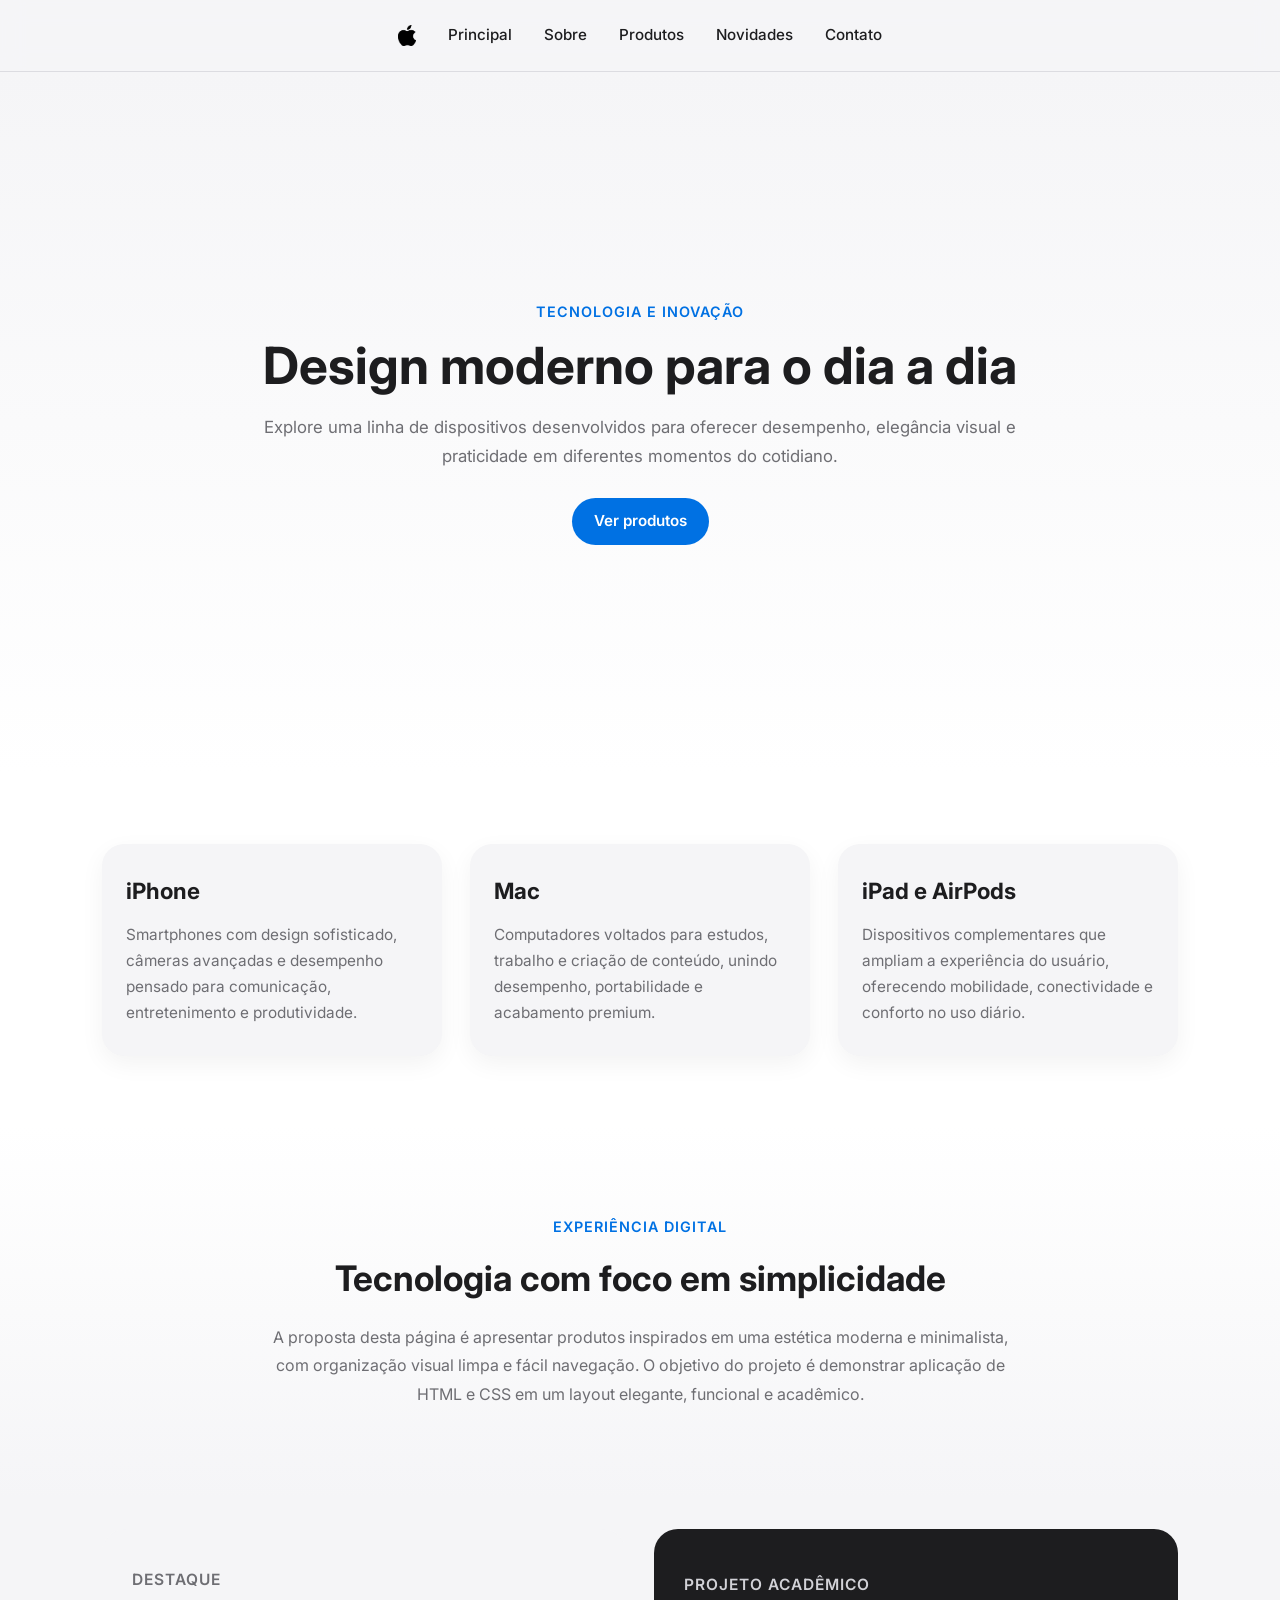
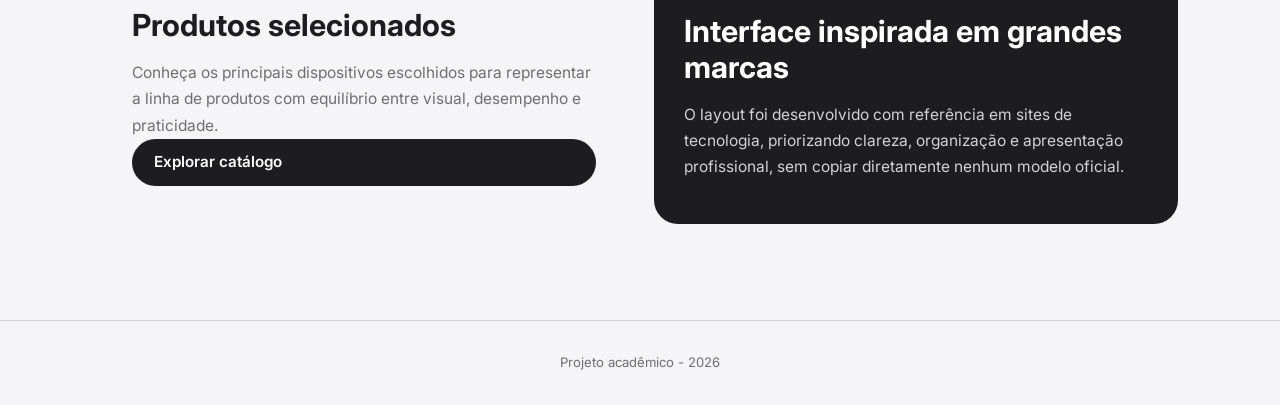
<file: index.html>
<!DOCTYPE html>
<html lang="pt-br">
<head>
    <meta charset="UTF-8">
    <meta name="viewport" content="width=device-width, initial-scale=1.0">
    <title>Principal - Apple Inspired</title>
    <link rel="stylesheet" href="css/layout.css">
    <link rel="stylesheet" href="css/principal.css">
</head>
<body>

    <header class="menu">
        <ul class="layout">
            <li><img class="logo" src="imagens/apple.png" alt="Logo"></li>
            <li><a href="index.html">Principal</a></li>
            <li><a href="sobre.html">Sobre</a></li>
            <li><a href="produtos.html">Produtos</a></li>
            <li><a href="novidades.html">Novidades</a></li>
            <li><a href="contato.html">Contato</a></li>
        </ul>
    </header>

    <main>
        <section class="hero">
            <div class="hero-texto">
                <p class="mini-titulo">Tecnologia e inovação</p>
                <h1>Design moderno para o dia a dia</h1>
                <p class="hero-descricao">
                    Explore uma linha de dispositivos desenvolvidos para oferecer desempenho,
                    elegância visual e praticidade em diferentes momentos do cotidiano.
                </p>
                <a href="produtos.html" class="botao-principal" id="btnBoasVindas">Ver produtos</a>
            </div>
        </section>

        <section class="destaques">
            <div class="card-destaque">
                <h2>iPhone</h2>
                <p>
                    Smartphones com design sofisticado, câmeras avançadas e desempenho
                    pensado para comunicação, entretenimento e produtividade.
                </p>
            </div>

            <div class="card-destaque">
                <h2>Mac</h2>
                <p>
                    Computadores voltados para estudos, trabalho e criação de conteúdo,
                    unindo desempenho, portabilidade e acabamento premium.
                </p>
            </div>

            <div class="card-destaque">
                <h2>iPad e AirPods</h2>
                <p>
                    Dispositivos complementares que ampliam a experiência do usuário,
                    oferecendo mobilidade, conectividade e conforto no uso diário.
                </p>
            </div>
        </section>

        <section class="secao-info">
            <div class="info-texto">
                <p class="mini-titulo">Experiência digital</p>
                <h2>Tecnologia com foco em simplicidade</h2>
                <p>
                    A proposta desta página é apresentar produtos inspirados em uma estética
                    moderna e minimalista, com organização visual limpa e fácil navegação.
                    O objetivo do projeto é demonstrar aplicação de HTML e CSS em um layout
                    elegante, funcional e acadêmico.
                </p>
            </div>
        </section>

        <section class="vitrine-home">
            <div class="bloco-vitrine bloco-claro">
                <p class="mini-titulo">Destaque</p>
                <h2>Produtos selecionados</h2>
                <p>
                    Conheça os principais dispositivos escolhidos para representar a linha
                    de produtos com equilíbrio entre visual, desempenho e praticidade.
                </p>
                <a href="produtos.html" class="botao-secundario">Explorar catálogo</a>
            </div>

            <div class="bloco-vitrine bloco-escuro">
                <p class="mini-titulo mini-claro">Projeto acadêmico</p>
                <h2>Interface inspirada em grandes marcas</h2>
                <p>
                    O layout foi desenvolvido com referência em sites de tecnologia,
                    priorizando clareza, organização e apresentação profissional,
                    sem copiar diretamente nenhum modelo oficial.
                </p>
            </div>
        </section>
    </main>

    <footer>
        <div class="rodape">
            <p>Projeto acadêmico - 2026</p>
        </div>
    </footer>


    <script src="js/script.js"></script>

</body>
</html>
</file>
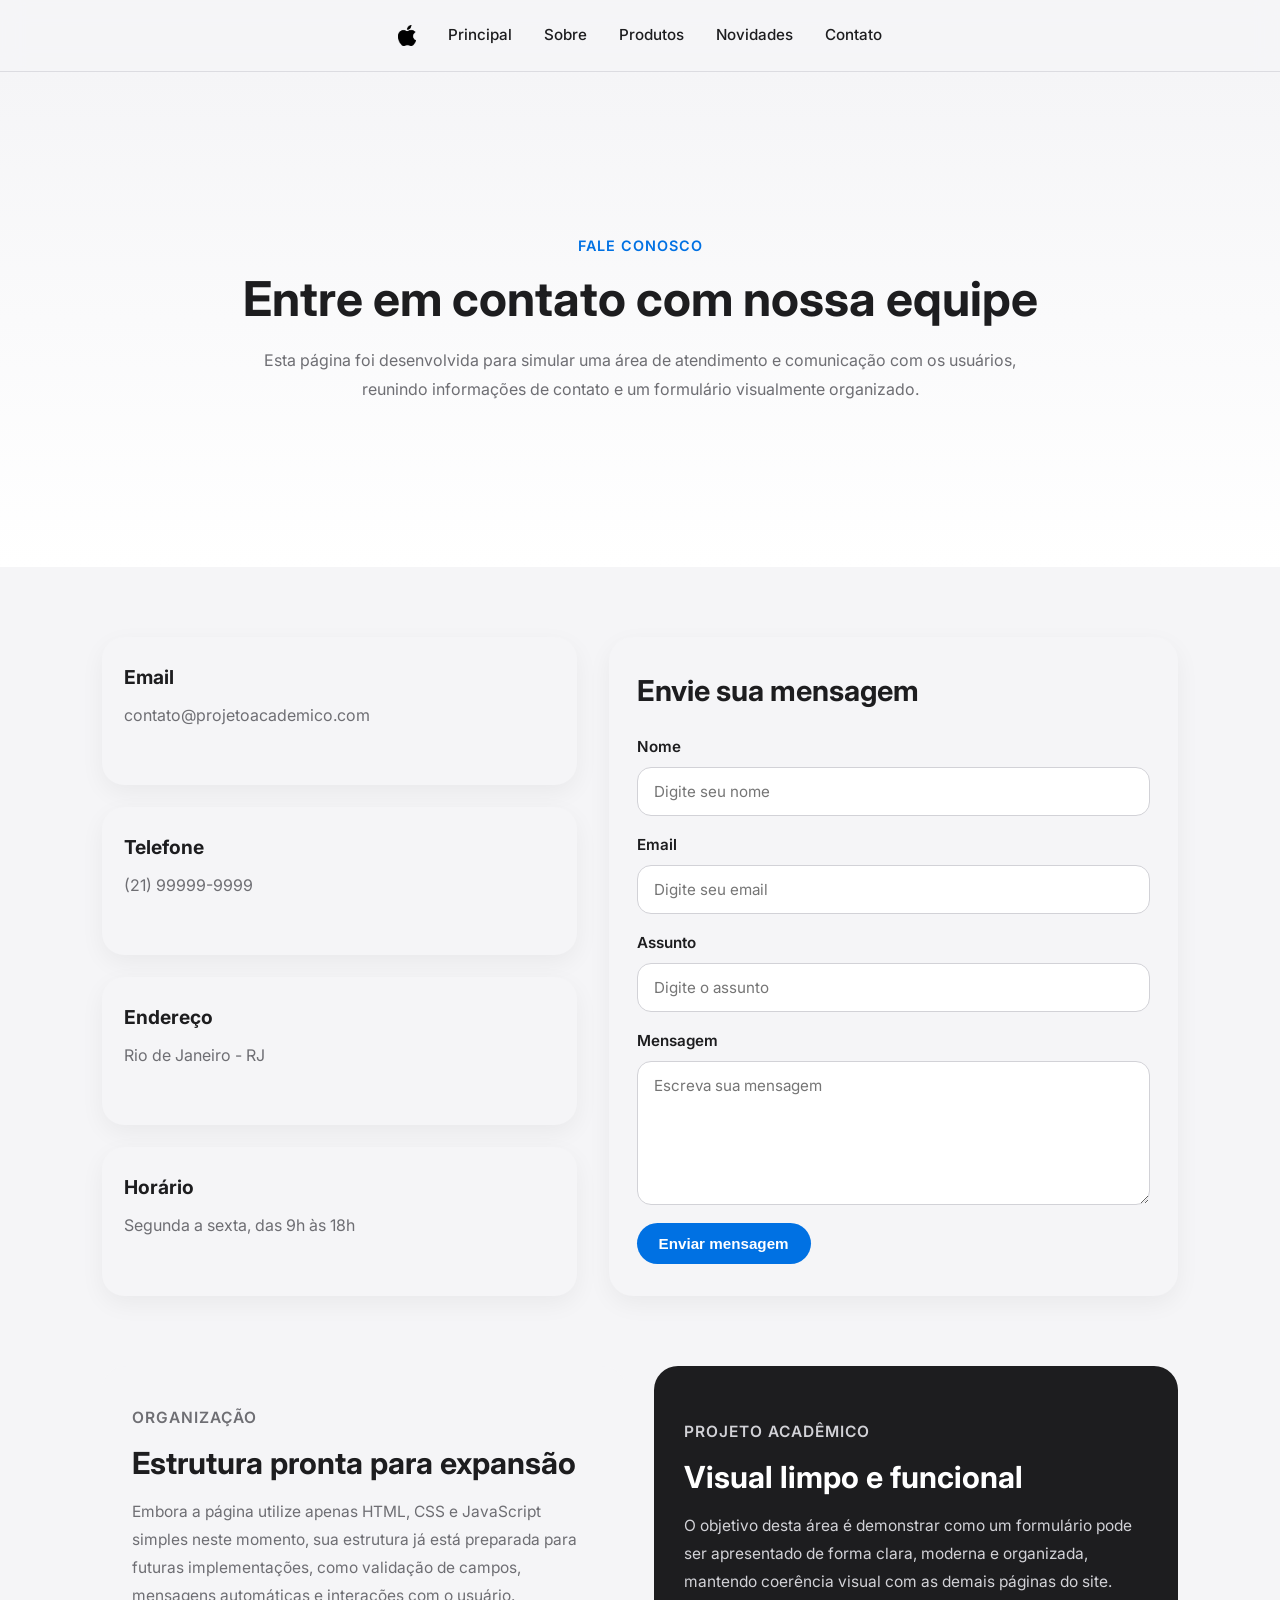
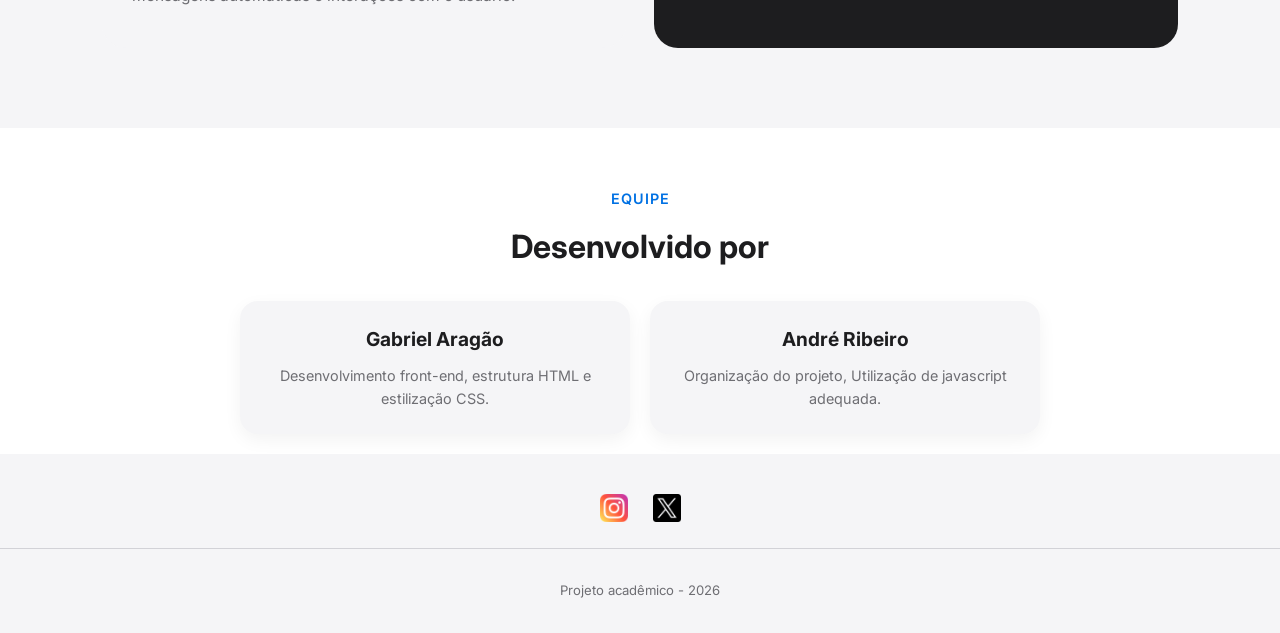
<file: contato.html>
<!DOCTYPE html>
<html lang="pt-br">
<head>
    <meta charset="UTF-8">
    <meta name="viewport" content="width=device-width, initial-scale=1.0">
    <title>Contato</title>
    <link rel="stylesheet" href="css/layout.css">
    <link rel="stylesheet" href="css/contato.css">
</head>
<body>

    <header class="menu">
        <ul class="layout">
            <li><img class="logo" src="imagens/apple.png" alt="Logo"></li>
            <li><a href="index.html">Principal</a></li>
            <li><a href="sobre.html">Sobre</a></li>
            <li><a href="produtos.html">Produtos</a></li>
            <li><a href="novidades.html">Novidades</a></li>
            <li><a href="contato.html">Contato</a></li>
        </ul>
    </header>

    <main>
        <section class="contato-hero">
            <div class="contato-hero-texto">
                <p class="mini-titulo">Fale conosco</p>
                <h1>Entre em contato com nossa equipe</h1>
                <p>
                    Esta página foi desenvolvida para simular uma área de atendimento e
                    comunicação com os usuários, reunindo informações de contato e um
                    formulário visualmente organizado.
                </p>
            </div>
        </section>

        <section class="contato-conteudo">
            <div class="info-contato">
                <div class="card-info">
                    <h2>Email</h2>
                    <p>contato@projetoacademico.com</p>
                </div>

                <div class="card-info">
                    <h2>Telefone</h2>
                    <p>(21) 99999-9999</p>
                </div>

                <div class="card-info">
                    <h2>Endereço</h2>
                    <p>Rio de Janeiro - RJ</p>
                </div>

                <div class="card-info">
                    <h2>Horário</h2>
                    <p>Segunda a sexta, das 9h às 18h</p>
                </div>

            </div>

            <div class="formulario-contato">
                <h2>Envie sua mensagem</h2>
                <form id="formContato">
                    <div class="grupo-form">
                        <label for="nome">Nome</label>
                        <input type="text" id="nome" name="nome" placeholder="Digite seu nome">
                    </div>

                    <div class="grupo-form">
                        <label for="email">Email</label>
                        <input type="email" id="email" name="email" placeholder="Digite seu email">
                    </div>

                    <div class="grupo-form">
                        <label for="assunto">Assunto</label>
                        <input type="text" id="assunto" name="assunto" placeholder="Digite o assunto">
                    </div>

                    <div class="grupo-form">
                        <label for="mensagem">Mensagem</label>
                        <textarea id="mensagem" name="mensagem" rows="6" placeholder="Escreva sua mensagem"></textarea>
                    </div>

                    <button type="submit" class="botao-enviar">Enviar mensagem</button>
                </form>
            </div>
        </section>

        <section class="contato-destaque">
            <div class="caixa-destaque clara">
                <p class="mini-titulo">Organização</p>
                <h2>Estrutura pronta para expansão</h2>
                <p>
                    Embora a página utilize apenas HTML, CSS e JavaScript simples neste momento, sua estrutura
                    já está preparada para futuras implementações, como
                    validação de campos, mensagens automáticas e interações com o usuário.
                </p>
            </div>

            <div class="caixa-destaque escura">
                <p class="mini-titulo mini-claro">Projeto acadêmico</p>
                <h2>Visual limpo e funcional</h2>
                <p>
                    O objetivo desta área é demonstrar como um formulário pode ser
                    apresentado de forma clara, moderna e organizada, mantendo coerência
                    visual com as demais páginas do site.
                </p>
            </div>
        </section>

        <section class="equipe">
    <div class="equipe-container">
        <p class="mini-titulo">Equipe</p>
        <h2>Desenvolvido por</h2>

        <div class="equipe-grid">

            <div class="card-equipe">
                <h3>Gabriel Aragão</h3>
                <p>Desenvolvimento front-end, estrutura HTML e estilização CSS.</p>
            </div>

            <div class="card-equipe">
                <h3>André Ribeiro</h3>
                <p>Organização do projeto, Utilização de javascript adequada.</p>
            </div>

        </div>
    </div>
</section>
    </main>
        <section class="redes-sociais">

    <a href="https://www.instagram.com/apple/" target="_blank">
        <img src="imagens/insta.png" alt="Instagram" class="icone-social">
    </a>

    <a href="https://twitter.com/apple" target="_blank">
        <img src="imagens/twitter.png" alt="X" class="icone-social">
    </a>

</section>

    <footer>
        <div class="rodape">
            <p>Projeto acadêmico - 2026</p>
        </div>
    </footer>

    <script src="js/script.js"></script>

</body>
</html>
</file>
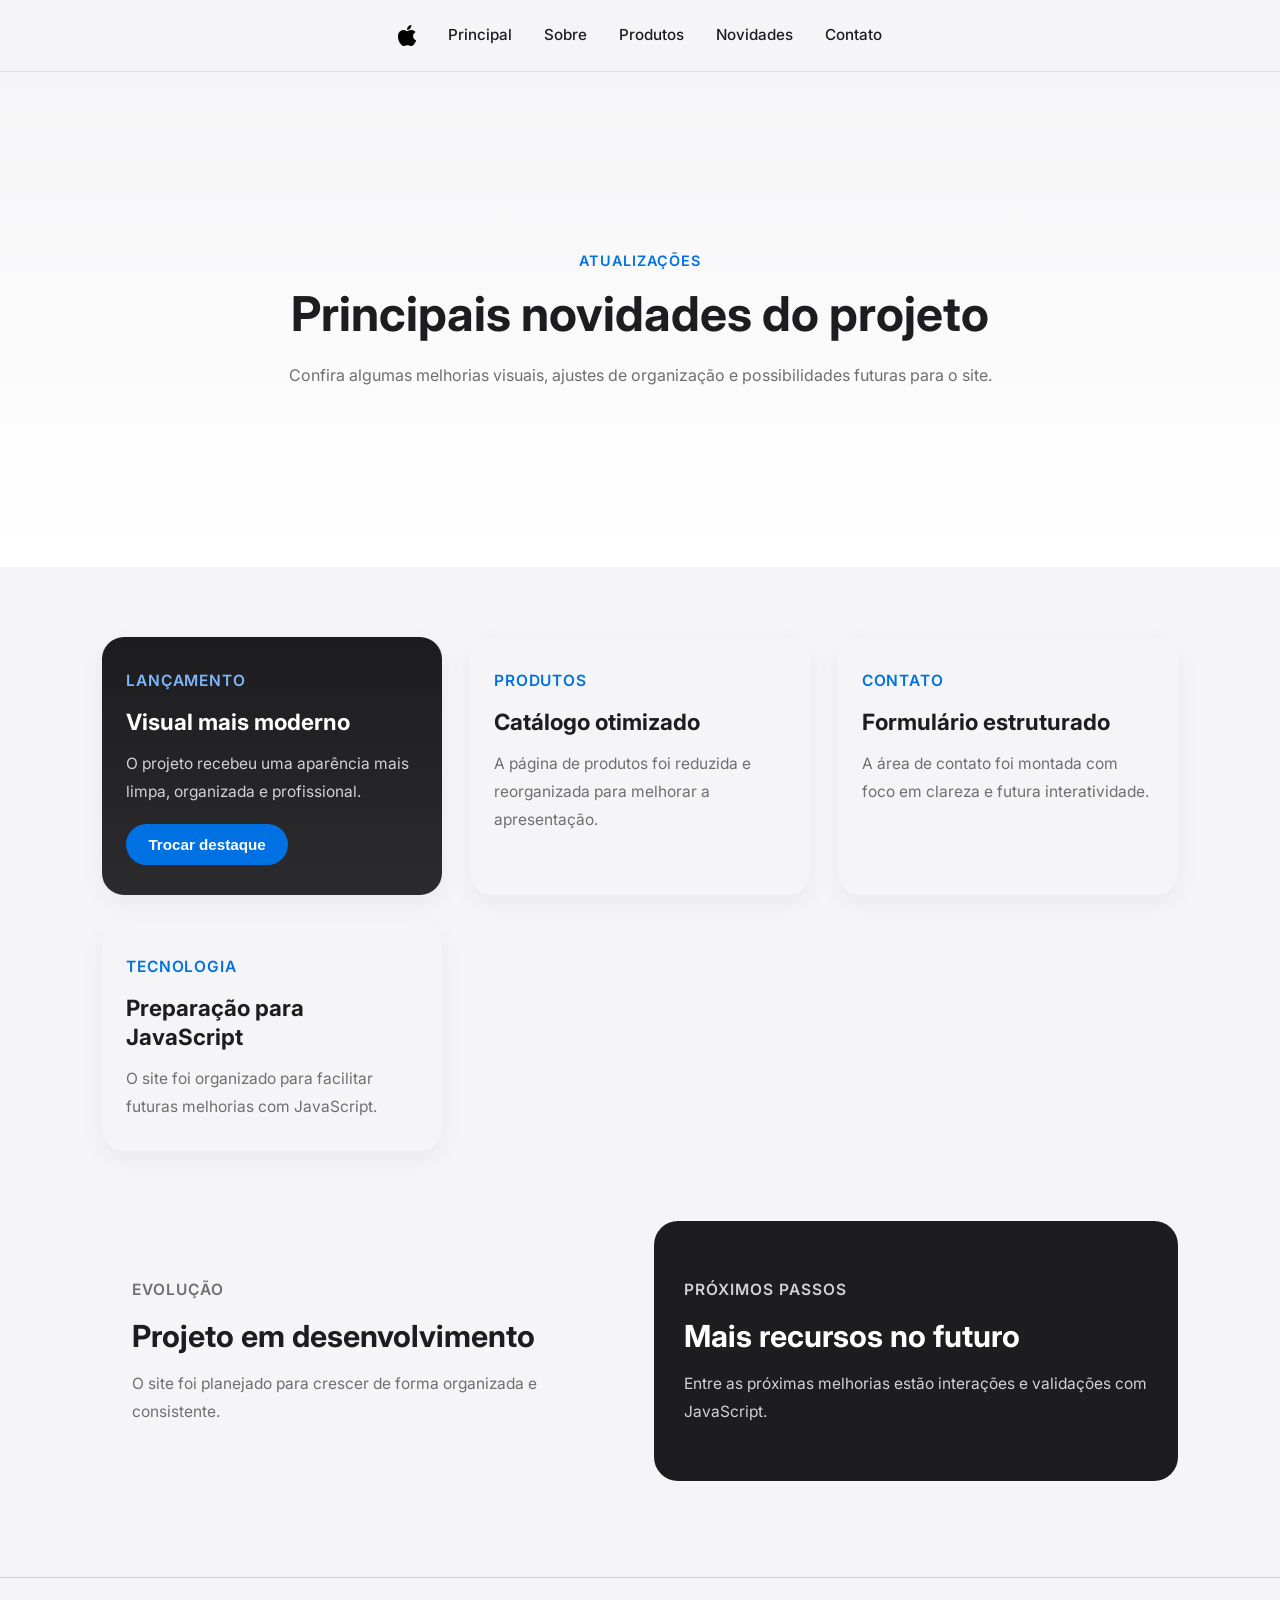
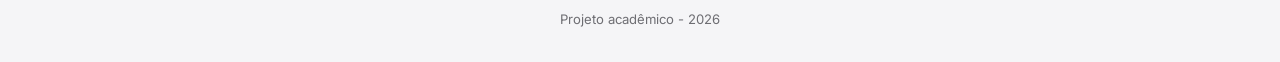
<file: novidades.html>
<!DOCTYPE html>
<html lang="pt-br">
<head>
    <meta charset="UTF-8">
    <meta name="viewport" content="width=device-width, initial-scale=1.0">
    <title>Novidades</title>
    <link rel="stylesheet" href="css/layout.css">
    <link rel="stylesheet" href="css/novidades.css">
</head>
<body>

    <header class="menu">
        <ul class="layout">
            <li><img class="logo" src="imagens/apple.png" alt="Logo"></li>
            <li><a href="index.html">Principal</a></li>
            <li><a href="sobre.html">Sobre</a></li>
            <li><a href="produtos.html">Produtos</a></li>
            <li><a href="novidades.html">Novidades</a></li>
            <li><a href="contato.html">Contato</a></li>
        </ul>
    </header>

    <main>
        <section class="novidades-hero">
            <div class="novidades-hero-texto">
                <p class="mini-titulo">Atualizações</p>
                <h1>Principais novidades do projeto</h1>
                <p>
                    Confira algumas melhorias visuais, ajustes de organização
                    e possibilidades futuras para o site.
                </p>
            </div>
        </section>

        <section class="grade-novidades">
            <article class="card-novidade destaque">
                <p class="categoria">Lançamento</p>
                <h2 id="tituloNovidade">Visual mais moderno</h2>
                <p id="textoNovidade">
                    O projeto recebeu uma aparência mais limpa, organizada e profissional.
                </p>
                <button id="btnTrocarNovidade" class="botao-principal">Trocar destaque</button>
            </article>

            <article class="card-novidade">
                <p class="categoria">Produtos</p>
                <h2>Catálogo otimizado</h2>
                <p>
                    A página de produtos foi reduzida e reorganizada para melhorar a apresentação.
                </p>
            </article>

            <article class="card-novidade">
                <p class="categoria">Contato</p>
                <h2>Formulário estruturado</h2>
                <p>
                    A área de contato foi montada com foco em clareza e futura interatividade.
                </p>
            </article>

            <article class="card-novidade">
                <p class="categoria">Tecnologia</p>
                <h2>Preparação para JavaScript</h2>
                <p>
                    O site foi organizado para facilitar futuras melhorias com JavaScript.
                </p>
            </article>
        </section>

        <section class="painel-final">
            <div class="bloco-final bloco-claro">
                <p class="mini-titulo">Evolução</p>
                <h2>Projeto em desenvolvimento</h2>
                <p>
                    O site foi planejado para crescer de forma organizada e consistente.
                </p>
            </div>

            <div class="bloco-final bloco-escuro">
                <p class="mini-titulo mini-claro">Próximos passos</p>
                <h2>Mais recursos no futuro</h2>
                <p>
                    Entre as próximas melhorias estão interações e validações com JavaScript.
                </p>
            </div>
        </section>
    </main>

    <footer>
        <div class="rodape">
            <p>Projeto acadêmico - 2026</p>
        </div>
    </footer>

    <script src="js/script.js"></script>

</body>
</html>
</file>
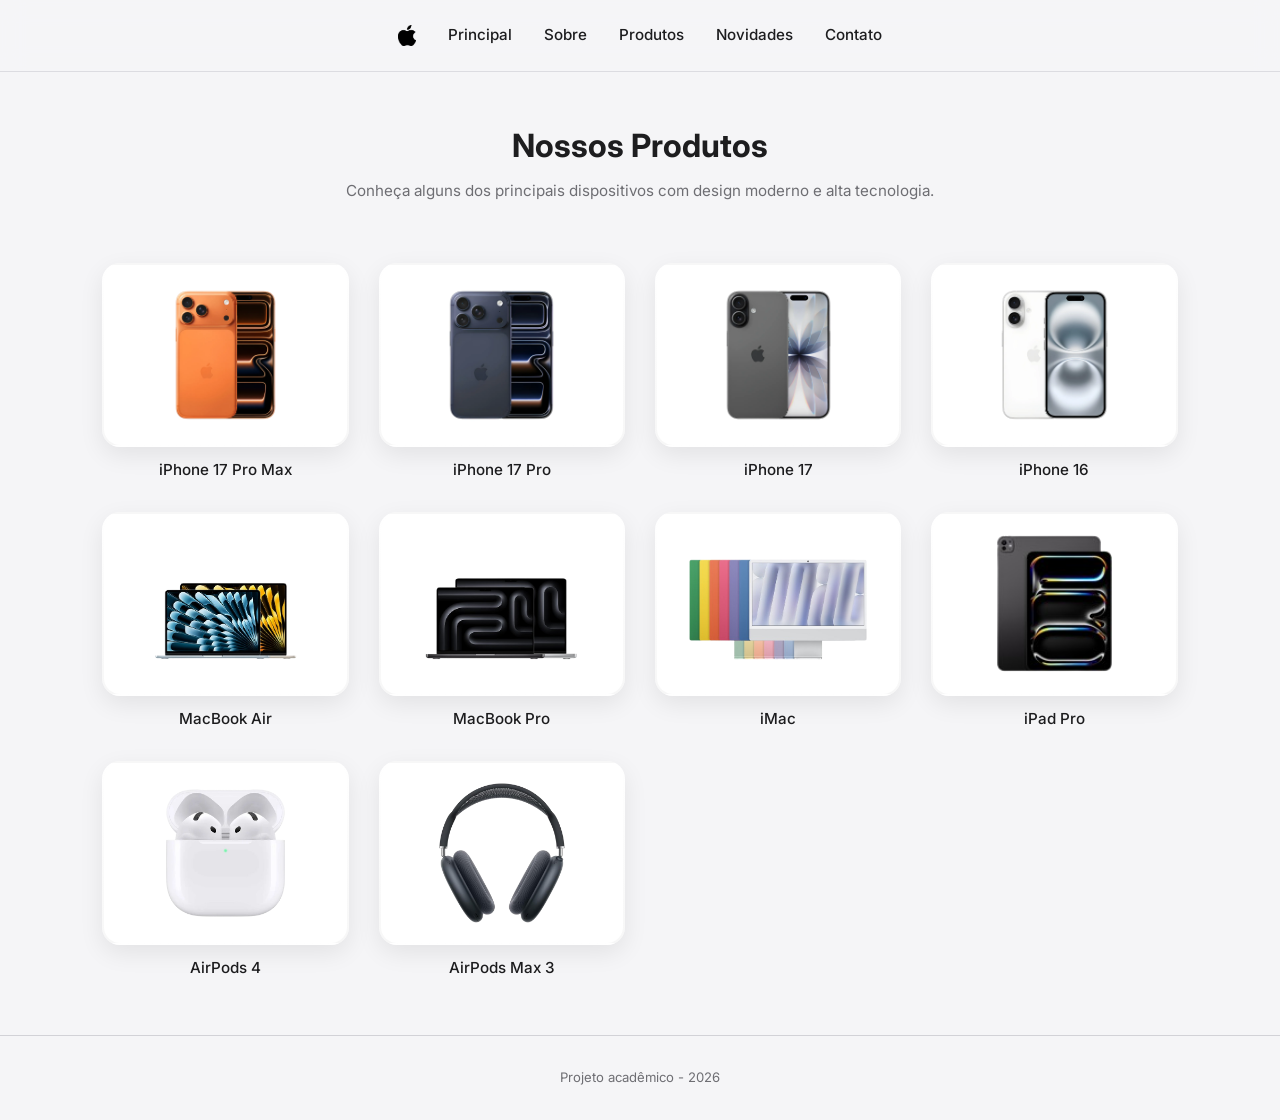
<file: produtos.html>
<!DOCTYPE html>
<html lang="pt-br">
<head>
    <meta charset="UTF-8">
    <title>Produtos</title>
    <link rel="stylesheet" href="css/layout.css">
    <link rel="stylesheet" href="css/produtos.css">
</head>

<body>

<header class="menu">
    <ul class="layout">
        <li><img class="logo" src="imagens/apple.png"></li>
        <li><a href="index.html">Principal</a></li>
        <li><a href="sobre.html">Sobre</a></li>
        <li><a href="produtos.html">Produtos</a></li>
        <li><a href="novidades.html">Novidades</a></li>
        <li><a href="contato.html">Contato</a></li>
    </ul>
</header>

<section class="titulo">
    <h1>Nossos Produtos</h1>
    <p>Conheça alguns dos principais dispositivos com design moderno e alta tecnologia.</p>
</section>

<div class="produtos-grid">

    <!-- iPhone -->
    <section class="produto-item">
        <div class="produto-card" data-nome="iPhone 17 Pro Max" data-info="Modelo premium com tela grande, câmeras avançadas e excelente desempenho.">
            <img class="imagem-produto" src="imagens/17promax.webp">
        </div>
        <p class="nome-produto">iPhone 17 Pro Max</p>
    </section>

    <section class="produto-item">
        <div class="produto-card" data-nome="iPhone 17 Pro" data-info="Versão avançada com ótimo equilíbrio entre potência e design.">
            <img class="imagem-produto" src="imagens/17pro.webp">
        </div>
        <p class="nome-produto">iPhone 17 Pro</p>
    </section>

    <section class="produto-item">
        <div class="produto-card" data-nome="iPhone 17" data-info="Modelo versátil ideal para uso diário e entretenimento.">
            <img class="imagem-produto" src="imagens/17.webp">
        </div>
        <p class="nome-produto">iPhone 17</p>
    </section>

    <section class="produto-item">
        <div class="produto-card" data-nome="iPhone 16" data-info="Opção moderna com ótimo custo-benefício e desempenho confiável.">
            <img class="imagem-produto" src="imagens/16.webp">
        </div>
        <p class="nome-produto">iPhone 16</p>
    </section>

    <!-- Mac -->
    <section class="produto-item">
        <div class="produto-card" data-nome="MacBook Air" data-info="Notebook leve, ideal para estudos e produtividade.">
            <img class="imagem-produto" src="imagens/macair.png">
        </div>
        <p class="nome-produto">MacBook Air</p>
    </section>

    <section class="produto-item">
        <div class="produto-card" data-nome="MacBook Pro" data-info="Alta performance para tarefas exigentes e profissionais.">
            <img class="imagem-produto" src="imagens/macpro.png">
        </div>
        <p class="nome-produto">MacBook Pro</p>
    </section>

    <section class="produto-item">
        <div class="produto-card" data-nome="iMac" data-info="Computador completo com design elegante e desempenho equilibrado.">
            <img class="imagem-produto" src="imagens/imac.png">
        </div>
        <p class="nome-produto">iMac</p>
    </section>

    <!-- iPad -->
    <section class="produto-item">
        <div class="produto-card" data-nome="iPad Pro" data-info="Tablet avançado ideal para produtividade e criatividade.">
            <img class="imagem-produto" src="imagens/ipadpro.png">
        </div>
        <p class="nome-produto">iPad Pro</p>
    </section>

    <!-- AirPods -->
    <section class="produto-item">
        <div class="produto-card" data-nome="AirPods 4" data-info="Fones sem fio compactos e práticos para o dia a dia.">
            <img class="imagem-produto" src="imagens/airpod4.png">
        </div>
        <p class="nome-produto">AirPods 4</p>
    </section>

    <section class="produto-item">
        <div class="produto-card" data-nome="AirPods Max 3" data-info="Headphone premium com som imersivo e conforto elevado.">
            <img class="imagem-produto" src="imagens/airpodmax3.png">
        </div>
        <p class="nome-produto">AirPods Max 3</p>
    </section>

</div>

<footer>
    <div class="rodape">
        <p>Projeto acadêmico - 2026</p>
    </div>
</footer>

<script src="js/script.js"></script>

</body>
</html>
</file>
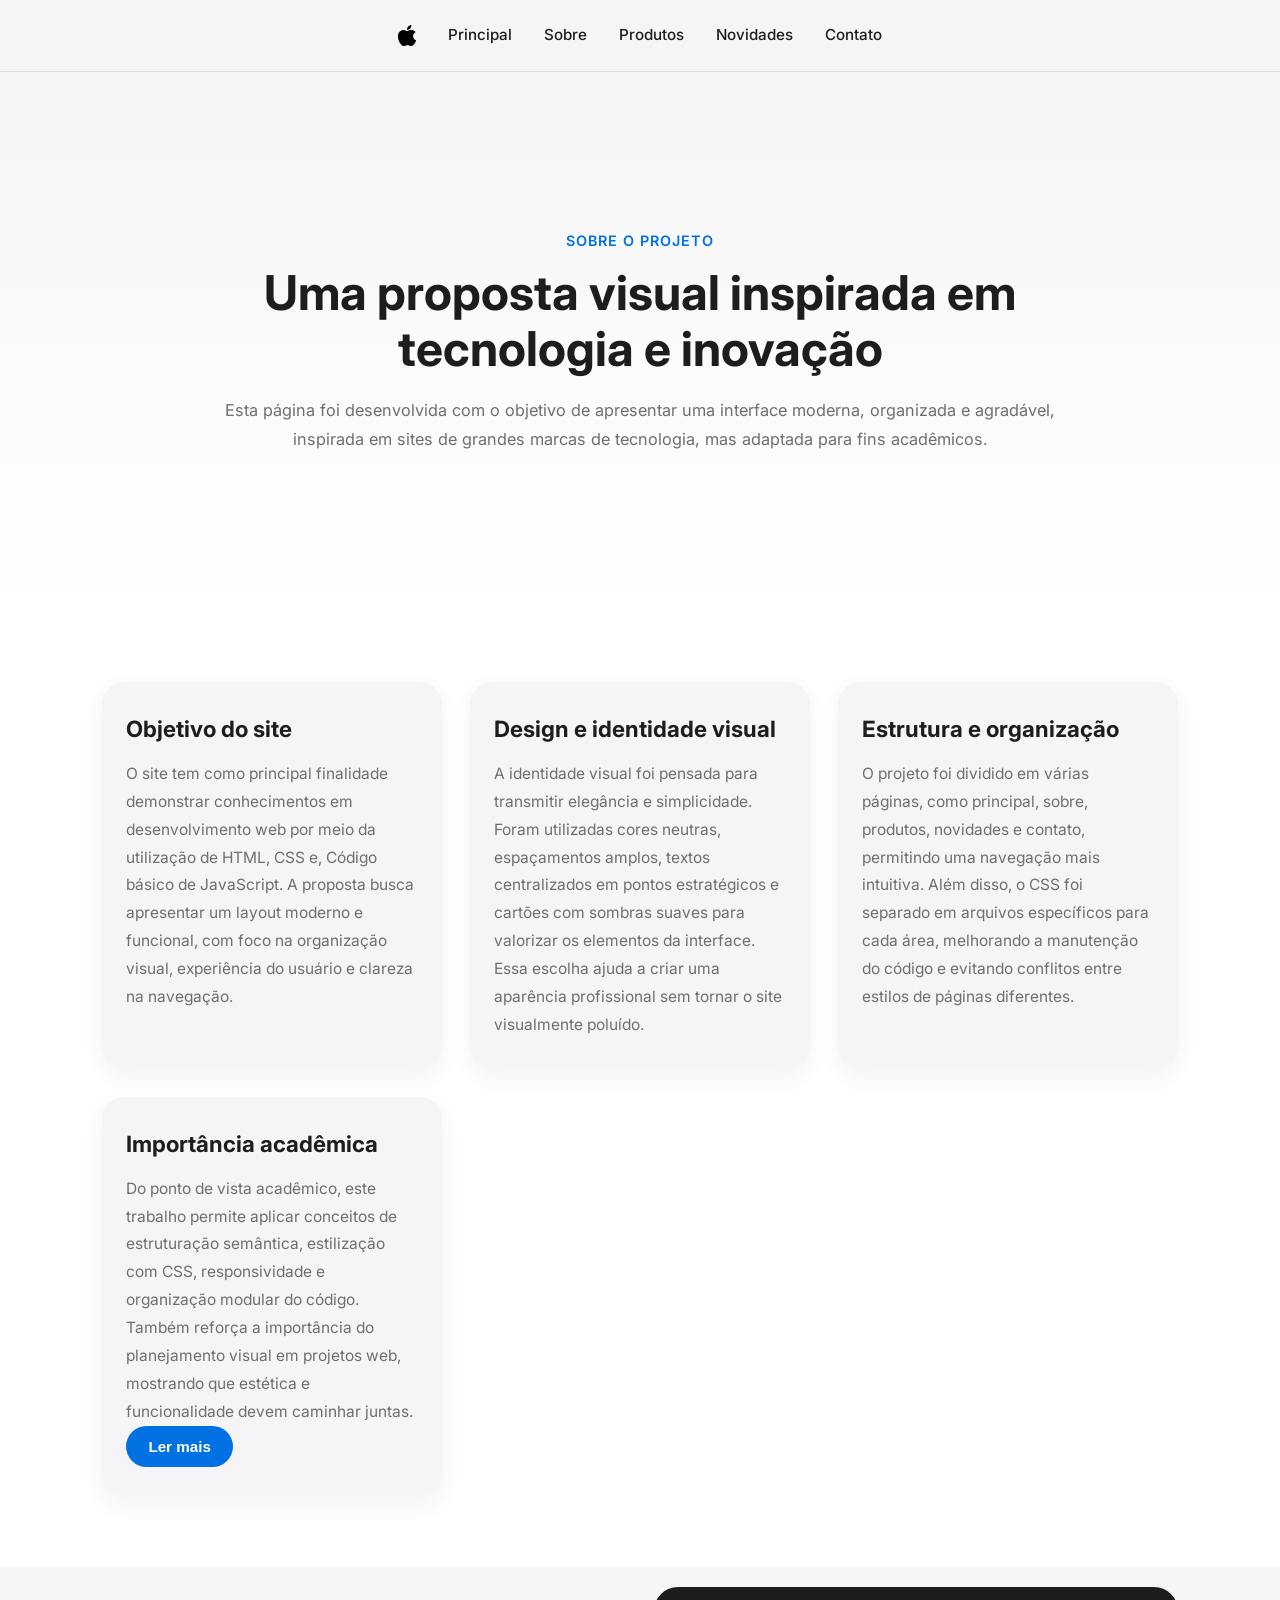
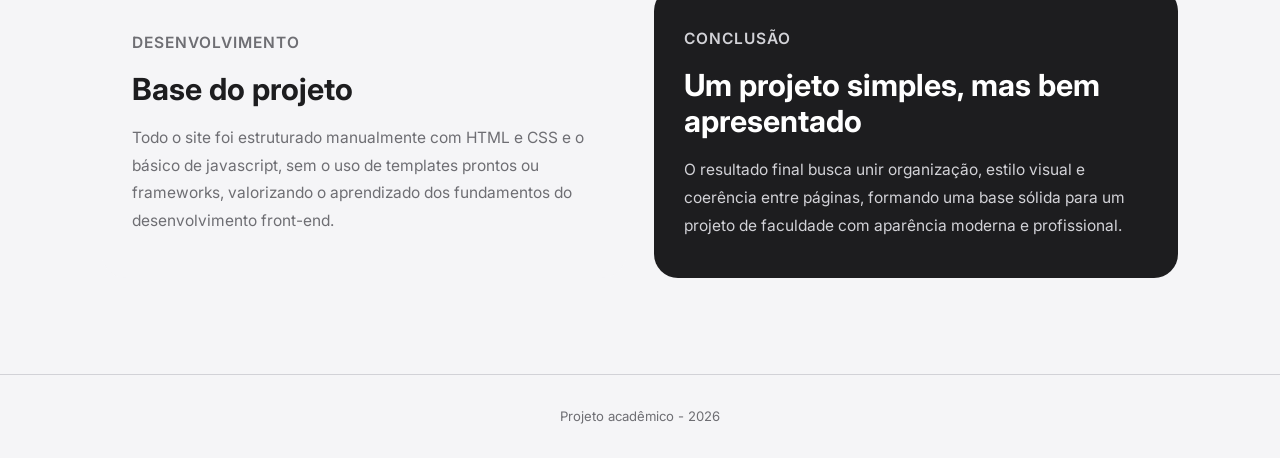
<file: sobre.html>
<!DOCTYPE html>
<html lang="pt-br">
<head>
    <meta charset="UTF-8">
    <meta name="viewport" content="width=device-width, initial-scale=1.0">
    <title>Sobre</title>
    <link rel="stylesheet" href="css/layout.css">
    <link rel="stylesheet" href="css/sobre.css">
</head>
<body>

    <header class="menu">
        <ul class="layout">
            <li><img class="logo" src="imagens/apple.png" alt="Logo"></li>
            <li><a href="index.html">Principal</a></li>
            <li><a href="sobre.html">Sobre</a></li>
            <li><a href="produtos.html">Produtos</a></li>
            <li><a href="novidades.html">Novidades</a></li>
            <li><a href="contato.html">Contato</a></li>
        </ul>
    </header>

    <main>
        <section class="sobre-hero">
            <div class="sobre-hero-texto">
                <p class="mini-titulo">Sobre o projeto</p>
                <h1>Uma proposta visual inspirada em tecnologia e inovação</h1>
                <p>
                    Esta página foi desenvolvida com o objetivo de apresentar uma interface moderna,
                    organizada e agradável, inspirada em sites de grandes marcas de tecnologia,
                    mas adaptada para fins acadêmicos.
                </p>
            </div>
        </section>

        <section class="sobre-conteudo">
            <div class="bloco-sobre">
                <h2>Objetivo do site</h2>
                <p>
                    O site tem como principal finalidade demonstrar conhecimentos em desenvolvimento
                    web por meio da utilização de HTML, CSS e, Código básico de JavaScript. A proposta
                    busca apresentar um layout moderno e funcional, com foco na organização visual,
                    experiência do usuário e clareza na navegação.
                </p>
            </div>

            <div class="bloco-sobre">
                <h2>Design e identidade visual</h2>
                <p>
                    A identidade visual foi pensada para transmitir elegância e simplicidade.
                    Foram utilizadas cores neutras, espaçamentos amplos, textos centralizados em
                    pontos estratégicos e cartões com sombras suaves para valorizar os elementos
                    da interface. Essa escolha ajuda a criar uma aparência profissional sem tornar
                    o site visualmente poluído.
                </p>
            </div>

            <div class="bloco-sobre">
                <h2>Estrutura e organização</h2>
                <p>
                    O projeto foi dividido em várias páginas, como principal, sobre, produtos,
                    novidades e contato, permitindo uma navegação mais intuitiva. Além disso,
                    o CSS foi separado em arquivos específicos para cada área, melhorando a
                    manutenção do código e evitando conflitos entre estilos de páginas diferentes.
                </p>
            </div>

            <div class="bloco-sobre">
                <h2>Importância acadêmica</h2>
                <p>
                    Do ponto de vista acadêmico, este trabalho permite aplicar conceitos de
                    estruturação semântica, estilização com CSS, responsividade e organização
                    modular do código. Também reforça a importância do planejamento visual em
                    projetos web, mostrando que estética e funcionalidade devem caminhar juntas.
                </p>

                <button id="btnLerMais" class="botao-principal">Ler mais</button>

                <p id="textoExtraSobre">
                    Além disso, o desenvolvimento deste projeto contribuiu para o aprimoramento
                    do raciocínio lógico e da organização de código, permitindo compreender melhor
                    a separação entre estrutura (HTML), estilo (CSS) e comportamento (JavaScript).
                    Também foi possível explorar conceitos iniciais de interatividade, preparando
                    o projeto para futuras implementações mais avançadas, como integração com banco
                    de dados e funcionalidades dinâmicas.
                </p>
            </div>
        </section>

        <section class="sobre-destaque">
            <div class="caixa-destaque clara">
                <p class="mini-titulo">Desenvolvimento</p>
                <h2>Base do projeto</h2>
                <p>
                    Todo o site foi estruturado manualmente com HTML e CSS e o básico de javascript, sem o uso de templates
                    prontos ou frameworks, valorizando o aprendizado dos fundamentos do
                    desenvolvimento front-end.
                </p>
            </div>

            <div class="caixa-destaque escura">
                <p class="mini-titulo mini-claro">Conclusão</p>
                <h2>Um projeto simples, mas bem apresentado</h2>
                <p>
                    O resultado final busca unir organização, estilo visual e coerência entre
                    páginas, formando uma base sólida para um projeto de faculdade com aparência
                    moderna e profissional.
                </p>
            </div>
        </section>
    </main>

    <footer>
        <div class="rodape">
            <p>Projeto acadêmico - 2026</p>
        </div>
    </footer>

    <script src="js/script.js"></script>

</body>
</html>
</file>
<file: css/layout.css>
@import url('https://fonts.googleapis.com/css2?family=Inter:wght@300;400;500;600;700&display=swap');

* {
    margin: 0;
    padding: 0;
    box-sizing: border-box;
}

html {
    scroll-behavior: smooth;
}

body {
    font-family: "Inter", sans-serif;
    background: #f5f5f7;
    color: #1d1d1f;
    line-height: 1.5;
}

img {
    display: block;
    max-width: 100%;
}

li {
    list-style: none;
}

/* MENU */
header {
    padding: 0.85rem 0;
}

.menu {
    width: 100%;
    position: sticky;
    top: 0;
    z-index: 1000;
    background: rgba(245, 245, 247, 0.88);
    backdrop-filter: blur(12px);
    border-bottom: 1px solid #dcdce1;
}

.layout {
    min-height: 44px;
    display: flex;
    align-items: center;
    justify-content: center;
    gap: 2rem;
    flex-wrap: wrap;
    font-size: 0.95rem;
}

.logo {
    width: 1.1rem;
    height: 1.4rem;
    object-fit: contain;
}

li a {
    text-decoration: none;
    color: #1d1d1f;
    font-weight: 500;
    transition: color 0.25s ease, opacity 0.25s ease;
}

li a:hover {
    color: #0066cc;
}

/* TÍTULOS DAS SEÇÕES */
.mac {
    max-width: 1200px;
    margin: 0 auto;
    padding: 3.2rem 1.5rem 0;
    font-size: 2rem;
    font-weight: 700;
    letter-spacing: -0.03em;
}

/* SEÇÕES */
.conteineriphones,
.conteinermacbook,
.conteinerdesk,
.conteinermoni,
.conteineripad,
.conteineripod {
    padding-bottom: 3.5rem;
}

.conteineriphones,
.conteinerdesk,
.conteineripad {
    background: linear-gradient(180deg, #fbfbfd 0%, #f2f2f7 100%);
}

.conteinermacbook,
.conteinermoni,
.conteineripod {
    background: linear-gradient(180deg, #e9e9ee 0%, #dcdce2 100%);
}

.conteinermacbook,
.conteinermoni,
.conteineripod {
    border-radius: 28px;
    width: min(95%, 1280px);
    margin: 0 auto 2rem;
    box-shadow: 0 12px 35px rgba(0, 0, 0, 0.06);
}

.conteineriphones,
.conteinerdesk,
.conteineripad {
    width: min(95%, 1280px);
    margin: 0 auto 2rem;
}

/* GRIDS */
.iphones,
.macposi,
.desktop,
.display,
.ipad,
.ipod {
    max-width: 1200px;
    margin: 0 auto;
    padding: 2.5rem 1.5rem 0;
    display: grid;
    gap: 1.5rem;
}

.iphones {
    grid-template-columns: repeat(auto-fit, minmax(185px, 1fr));
}

.macposi,
.desktop,
.display,
.ipod {
    grid-template-columns: repeat(auto-fit, minmax(260px, 1fr));
}

.ipad {
    grid-template-columns: repeat(auto-fit, minmax(220px, 1fr));
}

/* CARDS */
.iphones section,
.macposi section,
.desktop section,
.display section,
.ipad section,
.ipod section {
    background: rgba(255, 255, 255, 0.78);
    border: 1px solid rgba(0, 0, 0, 0.06);
    border-radius: 24px;
    min-height: 270px;
    display: flex;
    align-items: center;
    justify-content: center;
    padding: 1.25rem;
    box-shadow: 0 8px 24px rgba(0, 0, 0, 0.05);
    transition: transform 0.28s ease, box-shadow 0.28s ease;
}

.iphones section:hover,
.macposi section:hover,
.desktop section:hover,
.display section:hover,
.ipad section:hover,
.ipod section:hover {
    transform: translateY(-6px);
    box-shadow: 0 16px 34px rgba(0, 0, 0, 0.09);
}

.legenda,
.legenda1,
.legenda2 {
    display: flex;
    flex-direction: column;
    align-items: center;
    justify-content: center;
    gap: 0.9rem;
    text-align: center;
    font-size: 1rem;
    font-weight: 600;
    color: #1d1d1f;
    min-height: 100%;
    padding-top: 0;
}

.legenda small,
.legenda1 small,
.legenda2 small {
    color: #6e6e73;
    font-weight: 400;
}

/* IMAGENS DOS PRODUTOS */
.logocelulares {
    width: 120px;
    height: 160px;
    object-fit: contain;
}

.logomac,
.logomac1 {
    width: 250px;
    height: 170px;
    object-fit: contain;
    background: transparent;
    border-radius: 18px;
}

.logomac2 {
    width: 140px;
    height: 160px;
    object-fit: contain;
}

.logomac3 {
    width: 145px;
    height: 130px;
    object-fit: contain;
}

.ipad1,
.ipad2,
.ipad3 {
    width: 150px;
    height: 180px;
    object-fit: contain;
}

.ipod1,
.ipod2 {
    width: 180px;
    height: 170px;
    object-fit: contain;
    background: transparent;
    padding: 0;
    border-radius: 18px;
}

.logomacair {
    width: 260px;
    height: 180px;
    object-fit: contain;
    background: transparent;
}

/* RODAPÉ */
.rodape {
    margin-top: 1rem;
    padding: 2rem 1.5rem;
    background: #f5f5f7;
    border-top: 1px solid #d2d2d7;
    text-align: center;
    font-size: 0.82rem;
    color: #6e6e73;
}

/* RESPONSIVO */
@media (max-width: 768px) {
    .layout {
        gap: 1rem;
        padding: 0 1rem;
        font-size: 0.88rem;
    }

    .mac {
        font-size: 1.6rem;
        padding-top: 2.4rem;
    }

    .iphones,
    .macposi,
    .desktop,
    .display,
    .ipad,
    .ipod {
        padding-top: 1.8rem;
        gap: 1rem;
    }

    .iphones section,
    .macposi section,
    .desktop section,
    .display section,
    .ipad section,
    .ipod section {
        min-height: 230px;
        border-radius: 20px;
    }

    .logomac,
    .logomac1,
    .logomacair {
        width: 210px;
        height: 145px;
    }

    .logocelulares {
        width: 100px;
        height: 145px;
    }
}

@media (max-width: 480px) {
    .layout {
        gap: 0.8rem 1rem;
    }

    .mac {
        font-size: 1.4rem;
    }

    .iphones {
        grid-template-columns: repeat(auto-fit, minmax(150px, 1fr));
    }

    .macposi,
    .desktop,
    .display,
    .ipad,
    .ipod {
        grid-template-columns: 1fr;
    }
}
.titulo {
    text-align: center;
    padding: 50px 20px 20px;
}

.titulo h1 {
    font-size: 2rem;
    margin-bottom: 10px;
}

.titulo p {
    color: #6e6e73;
    font-size: 0.95rem;
}

.produtos-grid {
    display: grid;
    grid-template-columns: repeat(auto-fit, minmax(220px, 1fr));
    gap: 30px;
    padding: 40px 8%;
}

.produto-item {
    text-align: center;
}

.produto-card {
    position: relative;
    border-radius: 18px;
    overflow: hidden;
    background: linear-gradient(180deg, #ffffff, #f7f7f7);
    box-shadow: 0 8px 24px rgba(0,0,0,0.08);
    transition: 0.3s;
}

.produto-card:hover {
    transform: translateY(-6px);
    box-shadow: 0 14px 30px rgba(0,0,0,0.12);
}

.produto-card::before {
    content: "";
    position: absolute;
    inset: 0;
    background: rgba(0,0,0,0.7);
    opacity: 0;
    transition: 0.3s;
}

.produto-card::after {
    content: attr(data-nome) "\A\A" attr(data-info);
    white-space: pre-line;
    position: absolute;
    inset: 0;
    display: flex;
    align-items: center;
    justify-content: center;
    text-align: center;
    padding: 20px;
    color: white;
    font-size: 0.85rem;
    opacity: 0;
    transition: 0.3s;
}

.produto-card:hover::before,
.produto-card:hover::after {
    opacity: 1;
}

.imagem-produto {
    width: 100%;
    height: 180px;
    object-fit: contain;
    padding: 20px;
    background: white;
}

.botao-principal {
    display: inline-block;
    text-decoration: none;
    border: none;
    border-radius: 999px;
    padding: 12px 22px;
    font-size: 0.95rem;
    font-weight: 600;
    background-color: #0071e3;
    color: white;
    cursor: pointer;
    transition: 0.3s;
}

.botao-principal:hover {
    background-color: #005bb5;
}
</file>
<file: css/principal.css>
.hero {
    min-height: 78vh;
    display: flex;
    align-items: center;
    justify-content: center;
    text-align: center;
    padding: 80px 8%;
    background: linear-gradient(180deg, #f5f5f7, #ffffff);
}

.hero-texto {
    max-width: 760px;
}

.mini-titulo {
    font-size: 0.9rem;
    font-weight: 600;
    color: #0071e3;
    text-transform: uppercase;
    letter-spacing: 1px;
    margin-bottom: 14px;
}

.hero h1 {
    font-size: 3.2rem;
    color: #1d1d1f;
    margin-bottom: 20px;
    line-height: 1.1;
}

.hero-descricao {
    font-size: 1.05rem;
    color: #6e6e73;
    line-height: 1.7;
    margin-bottom: 28px;
}

.botao-principal,
.botao-secundario {
    display: inline-block;
    text-decoration: none;
    border-radius: 999px;
    padding: 12px 22px;
    font-size: 0.95rem;
    font-weight: 600;
    transition: 0.3s;
}

.botao-principal {
    background-color: #0071e3;
    color: white;
}

.botao-principal:hover {
    background-color: #005bb5;
}

.botao-secundario {
    background-color: #1d1d1f;
    color: white;
}

.botao-secundario:hover {
    background-color: #000000;
}

.destaques {
    display: grid;
    grid-template-columns: repeat(auto-fit, minmax(240px, 1fr));
    gap: 28px;
    padding: 70px 8%;
    background-color: #ffffff;
}

.card-destaque {
    background: #f5f5f7;
    border-radius: 22px;
    padding: 30px 24px;
    box-shadow: 0 8px 24px rgba(0, 0, 0, 0.05);
    transition: 0.3s;
}

.card-destaque:hover {
    transform: translateY(-6px);
    box-shadow: 0 14px 28px rgba(0, 0, 0, 0.08);
}

.card-destaque h2 {
    font-size: 1.4rem;
    color: #1d1d1f;
    margin-bottom: 14px;
}

.card-destaque p {
    color: #6e6e73;
    line-height: 1.7;
    font-size: 0.96rem;
}

.secao-info {
    padding: 90px 8%;
    background: linear-gradient(180deg, #ffffff, #f5f5f7);
    display: flex;
    justify-content: center;
}

.info-texto {
    max-width: 760px;
    text-align: center;
}

.info-texto h2 {
    font-size: 2.2rem;
    color: #1d1d1f;
    margin-bottom: 18px;
}

.info-texto p:last-child {
    color: #6e6e73;
    line-height: 1.8;
    font-size: 1rem;
}

.vitrine-home {
    display: grid;
    grid-template-columns: repeat(auto-fit, minmax(280px, 1fr));
    gap: 28px;
    padding: 30px 8% 80px;
}

.bloco-vitrine {
    border-radius: 24px;
    padding: 38px 30px;
    min-height: 280px;
    display: flex;
    flex-direction: column;
    justify-content: center;
}

.bloco-claro {
    background-color: #f5f5f7;
}

.bloco-escuro {
    background-color: #1d1d1f;
}

.bloco-vitrine h2 {
    font-size: 1.9rem;
    margin-bottom: 16px;
    line-height: 1.2;
}

.bloco-claro h2 {
    color: #1d1d1f;
}

.bloco-escuro h2 {
    color: #ffffff;
}

.bloco-vitrine p {
    line-height: 1.7;
    font-size: 0.97rem;
}

.bloco-claro p {
    color: #6e6e73;
}

.bloco-escuro p {
    color: #d2d2d7;
}

.mini-claro {
    color: #7db8ff;
}

@media (max-width: 768px) {
    .hero {
        min-height: 68vh;
        padding: 60px 6%;
    }

    .hero h1 {
        font-size: 2.3rem;
    }

    .hero-descricao {
        font-size: 0.98rem;
    }

    .info-texto h2 {
        font-size: 1.8rem;
    }

    .bloco-vitrine h2 {
        font-size: 1.5rem;
    }
}
</file>
<file: css/contato.css>
.contato-hero {
    min-height: 55vh;
    display: flex;
    align-items: center;
    justify-content: center;
    text-align: center;
    padding: 80px 8%;
    background: linear-gradient(180deg, #f5f5f7, #ffffff);
}

.contato-hero-texto {
    max-width: 820px;
}

.mini-titulo {
    font-size: 0.9rem;
    font-weight: 600;
    color: #0071e3;
    text-transform: uppercase;
    letter-spacing: 1px;
    margin-bottom: 14px;
}

.contato-hero h1 {
    font-size: 3rem;
    color: #1d1d1f;
    margin-bottom: 20px;
    line-height: 1.15;
}

.contato-hero p:last-child {
    font-size: 1rem;
    color: #6e6e73;
    line-height: 1.8;
}

.contato-conteudo {
    display: grid;
    grid-template-columns: 1fr 1.2fr;
    gap: 32px;
    padding: 70px 8%;
}

.info-contato {
    display: grid;
    gap: 22px;
}

.card-info {
    background: #f5f5f7;
    border-radius: 22px;
    padding: 26px 22px;
    box-shadow: 0 8px 24px rgba(0, 0, 0, 0.05);
    transition: 0.3s;
}

.card-info:hover {
    transform: translateY(-5px);
    box-shadow: 0 14px 28px rgba(0, 0, 0, 0.08);
}

.card-info h2 {
    font-size: 1.2rem;
    color: #1d1d1f;
    margin-bottom: 10px;
}

.card-info p {
    color: #6e6e73;
    line-height: 1.7;
}

.formulario-contato {
    background: #f5f5f7;
    border-radius: 24px;
    padding: 32px 28px;
    box-shadow: 0 8px 24px rgba(0, 0, 0, 0.05);
}

.formulario-contato h2 {
    font-size: 1.8rem;
    color: #1d1d1f;
    margin-bottom: 24px;
}

.grupo-form {
    display: flex;
    flex-direction: column;
    margin-bottom: 18px;
}

.grupo-form label {
    font-size: 0.95rem;
    font-weight: 600;
    color: #1d1d1f;
    margin-bottom: 8px;
}

.grupo-form input,
.grupo-form textarea {
    border: 1px solid #d2d2d7;
    border-radius: 14px;
    padding: 14px 16px;
    font-size: 0.95rem;
    font-family: "Inter", sans-serif;
    outline: none;
    background-color: #ffffff;
    transition: border-color 0.3s, box-shadow 0.3s;
}

.grupo-form input:focus,
.grupo-form textarea:focus {
    border-color: #0071e3;
    box-shadow: 0 0 0 3px rgba(0, 113, 227, 0.12);
}

.grupo-form textarea {
    resize: vertical;
    min-height: 140px;
}

.botao-enviar {
    border: none;
    border-radius: 999px;
    background-color: #0071e3;
    color: #ffffff;
    font-size: 0.95rem;
    font-weight: 600;
    padding: 12px 22px;
    cursor: pointer;
    transition: 0.3s;
}

.botao-enviar:hover {
    background-color: #005bb5;
}

.contato-destaque {
    display: grid;
    grid-template-columns: repeat(auto-fit, minmax(280px, 1fr));
    gap: 28px;
    padding: 0 8% 80px;
}

.caixa-destaque {
    border-radius: 24px;
    padding: 38px 30px;
    min-height: 260px;
    display: flex;
    flex-direction: column;
    justify-content: center;
}

.clara {
    background-color: #f5f5f7;
}

.escura {
    background-color: #1d1d1f;
}

.caixa-destaque h2 {
    font-size: 1.9rem;
    margin-bottom: 16px;
    line-height: 1.2;
}

.clara h2 {
    color: #1d1d1f;
}

.escura h2 {
    color: #ffffff;
}

.caixa-destaque p {
    font-size: 0.97rem;
    line-height: 1.8;
}

.clara p {
    color: #6e6e73;
}

.escura p {
    color: #d2d2d7;
}

.mini-claro {
    color: #7db8ff;
}

@media (max-width: 900px) {
    .contato-conteudo {
        grid-template-columns: 1fr;
    }
}

@media (max-width: 768px) {
    .contato-hero {
        min-height: 48vh;
        padding: 60px 6%;
    }

    .contato-hero h1 {
        font-size: 2.2rem;
    }

    .caixa-destaque h2 {
        font-size: 1.5rem;
    }
}
.equipe {
    padding: 60px 8% 20px;
    background-color: #ffffff;
    text-align: center;
}

.equipe-container {
    max-width: 800px;
    margin: 0 auto;
}

.equipe h2 {
    font-size: 2rem;
    color: #1d1d1f;
    margin-bottom: 30px;
}

.equipe-grid {
    display: grid;
    grid-template-columns: repeat(auto-fit, minmax(220px, 1fr));
    gap: 20px;
}

.card-equipe {
    background: #f5f5f7;
    border-radius: 18px;
    padding: 24px;
    box-shadow: 0 6px 18px rgba(0,0,0,0.05);
    transition: 0.3s;
}

.card-equipe:hover {
    transform: translateY(-5px);
    box-shadow: 0 12px 24px rgba(0,0,0,0.08);
}

.card-equipe h3 {
    font-size: 1.2rem;
    color: #1d1d1f;
    margin-bottom: 10px;
}

.card-equipe p {
    font-size: 0.9rem;
    color: #6e6e73;
    line-height: 1.6;
}
.redes-sociais {
    display: flex;
    justify-content: center;
    gap: 25px;
    padding: 40px 0 10px;
}

.icone-social {
    width: 28px;
    height: 28px;
    transition: 0.3s;
}

.icone-social:hover {
    transform: scale(1.15);
    opacity: 0.8;
}
</file>
<file: css/novidades.css>
.novidades-hero {
    min-height: 55vh;
    display: flex;
    align-items: center;
    justify-content: center;
    text-align: center;
    padding: 80px 8%;
    background: linear-gradient(180deg, #f5f5f7, #ffffff);
}

.novidades-hero-texto {
    max-width: 850px;
}

.mini-titulo {
    font-size: 0.9rem;
    font-weight: 600;
    color: #0071e3;
    text-transform: uppercase;
    letter-spacing: 1px;
    margin-bottom: 14px;
}

.novidades-hero h1 {
    font-size: 3rem;
    color: #1d1d1f;
    margin-bottom: 20px;
    line-height: 1.15;
}

.novidades-hero p:last-child {
    font-size: 1rem;
    color: #6e6e73;
    line-height: 1.8;
}

.grade-novidades {
    display: grid;
    grid-template-columns: repeat(auto-fit, minmax(280px, 1fr));
    gap: 28px;
    padding: 70px 8%;
}

.card-novidade {
    background: #f5f5f7;
    border-radius: 22px;
    padding: 30px 24px;
    box-shadow: 0 8px 24px rgba(0, 0, 0, 0.05);
    transition: 0.3s;
}

.card-novidade:hover {
    transform: translateY(-6px);
    box-shadow: 0 14px 28px rgba(0, 0, 0, 0.08);
}

.card-novidade h2 {
    font-size: 1.4rem;
    color: #1d1d1f;
    margin-bottom: 14px;
    line-height: 1.3;
}

.card-novidade p {
    color: #6e6e73;
    line-height: 1.8;
    font-size: 0.97rem;
}

.categoria {
    color: #0071e3 !important;
    font-size: 0.88rem;
    font-weight: 600;
    text-transform: uppercase;
    letter-spacing: 0.8px;
    margin-bottom: 12px;
}

.destaque {
    background: linear-gradient(180deg, #1d1d1f, #2b2b2e);
}

.destaque h2 {
    color: #ffffff;
}

.destaque p {
    color: #d2d2d7;
}

.destaque .categoria {
    color: #7db8ff !important;
}

.painel-final {
    display: grid;
    grid-template-columns: repeat(auto-fit, minmax(280px, 1fr));
    gap: 28px;
    padding: 0 8% 80px;
}

.bloco-final {
    border-radius: 24px;
    padding: 38px 30px;
    min-height: 260px;
    display: flex;
    flex-direction: column;
    justify-content: center;
}

.bloco-claro {
    background-color: #f5f5f7;
}

.bloco-escuro {
    background-color: #1d1d1f;
}

.bloco-final h2 {
    font-size: 1.9rem;
    margin-bottom: 16px;
    line-height: 1.2;
}

.bloco-claro h2 {
    color: #1d1d1f;
}

.bloco-escuro h2 {
    color: #ffffff;
}

.bloco-final p {
    font-size: 0.97rem;
    line-height: 1.8;
}

.bloco-claro p {
    color: #6e6e73;
}

.bloco-escuro p {
    color: #d2d2d7;
}

.mini-claro {
    color: #7db8ff;
}

@media (max-width: 768px) {
    .novidades-hero {
        min-height: 48vh;
        padding: 60px 6%;
    }

    .novidades-hero h1 {
        font-size: 2.2rem;
    }

    .bloco-final h2 {
        font-size: 1.5rem;
    }

    .card-novidade h2 {
        font-size: 1.25rem;
    }
}
#btnTrocarNovidade {
    margin-top: 18px;
}
</file>
<file: css/produtos.css>
/* TÍTULO */
.titulo {
    text-align: center;
    padding: 50px 20px 20px;
}

.titulo h1 {
    font-size: 2rem;
    margin-bottom: 10px;
}

.titulo p {
    color: #6e6e73;
    font-size: 0.95rem;
}

/* GRID */
.produtos-grid {
    display: grid;
    grid-template-columns: repeat(auto-fit, minmax(220px, 1fr));
    gap: 30px;
    padding: 40px 8%;
}

/* CARD */
.produto-item {
    text-align: center;
}

.produto-card {
    position: relative;
    border-radius: 18px;
    overflow: hidden;
    background: linear-gradient(180deg, #ffffff, #f7f7f7);
    box-shadow: 0 8px 24px rgba(0,0,0,0.08);
    transition: 0.3s;
    border: 2px solid transparent;
}

.produto-card:hover {
    transform: translateY(-6px);
    box-shadow: 0 14px 30px rgba(0,0,0,0.12);
}

/* OVERLAY */
.produto-card::before {
    content: "";
    position: absolute;
    inset: 0;
    background: rgba(0,0,0,0.7);
    opacity: 0;
    transition: 0.3s;
}

.produto-card::after {
    content: attr(data-nome) "\A\A" attr(data-info);
    white-space: pre-line;
    position: absolute;
    inset: 0;
    display: flex;
    align-items: center;
    justify-content: center;
    text-align: center;
    padding: 20px;
    color: white;
    font-size: 0.85rem;
    opacity: 0;
    transition: 0.3s;
}

.produto-card:hover::before,
.produto-card:hover::after {
    opacity: 1;
}

/* IMAGEM */
.imagem-produto {
    width: 100%;
    height: 180px;
    object-fit: contain;
    padding: 20px;
    background: white;
}

/* NOME */
.nome-produto {
    margin-top: 12px;
    font-size: 0.95rem;
    font-weight: 500;
    color: #1d1d1f;
}
</file>
<file: css/sobre.css>
.sobre-hero {
    min-height: 60vh;
    display: flex;
    align-items: center;
    justify-content: center;
    text-align: center;
    padding: 80px 8%;
    background: linear-gradient(180deg, #f5f5f7, #ffffff);
}

.sobre-hero-texto {
    max-width: 850px;
}

.mini-titulo {
    font-size: 0.9rem;
    font-weight: 600;
    color: #0071e3;
    text-transform: uppercase;
    letter-spacing: 1px;
    margin-bottom: 14px;
}

.sobre-hero h1 {
    font-size: 3rem;
    color: #1d1d1f;
    margin-bottom: 20px;
    line-height: 1.15;
}

.sobre-hero p:last-child {
    font-size: 1.02rem;
    color: #6e6e73;
    line-height: 1.8;
}

.sobre-conteudo {
    display: grid;
    grid-template-columns: repeat(auto-fit, minmax(280px, 1fr));
    gap: 28px;
    padding: 70px 8%;
    background-color: #ffffff;
}

.bloco-sobre {
    background: #f5f5f7;
    border-radius: 22px;
    padding: 30px 24px;
    box-shadow: 0 8px 24px rgba(0, 0, 0, 0.05);
    transition: 0.3s;
}

.bloco-sobre:hover {
    transform: translateY(-6px);
    box-shadow: 0 14px 28px rgba(0, 0, 0, 0.08);
}

.bloco-sobre h2 {
    font-size: 1.4rem;
    color: #1d1d1f;
    margin-bottom: 14px;
}

.bloco-sobre p {
    color: #6e6e73;
    line-height: 1.8;
    font-size: 0.97rem;
}

.sobre-destaque {
    display: grid;
    grid-template-columns: repeat(auto-fit, minmax(280px, 1fr));
    gap: 28px;
    padding: 20px 8% 80px;
}

.caixa-destaque {
    border-radius: 24px;
    padding: 38px 30px;
    min-height: 280px;
    display: flex;
    flex-direction: column;
    justify-content: center;
}

.clara {
    background-color: #f5f5f7;
}

.escura {
    background-color: #1d1d1f;
}

.caixa-destaque h2 {
    font-size: 1.9rem;
    margin-bottom: 16px;
    line-height: 1.2;
}

.clara h2 {
    color: #1d1d1f;
}

.escura h2 {
    color: #ffffff;
}

.caixa-destaque p {
    font-size: 0.97rem;
    line-height: 1.8;
}

.clara p {
    color: #6e6e73;
}

.escura p {
    color: #d2d2d7;
}

.mini-claro {
    color: #7db8ff;
}

@media (max-width: 768px) {
    .sobre-hero {
        min-height: 50vh;
        padding: 60px 6%;
    }

    .sobre-hero h1 {
        font-size: 2.2rem;
    }

    .sobre-hero p:last-child {
        font-size: 0.98rem;
    }

    .caixa-destaque h2 {
        font-size: 1.5rem;
    }
}
.extra-sobre {
    text-align: center;
    padding: 0 8% 70px;
}

#textoExtraSobre {
    display: none;
    margin-top: 20px;
    color: #6e6e73;
    line-height: 1.8;
    max-width: 700px;
    margin-left: auto;
    margin-right: auto;
}
</file>
